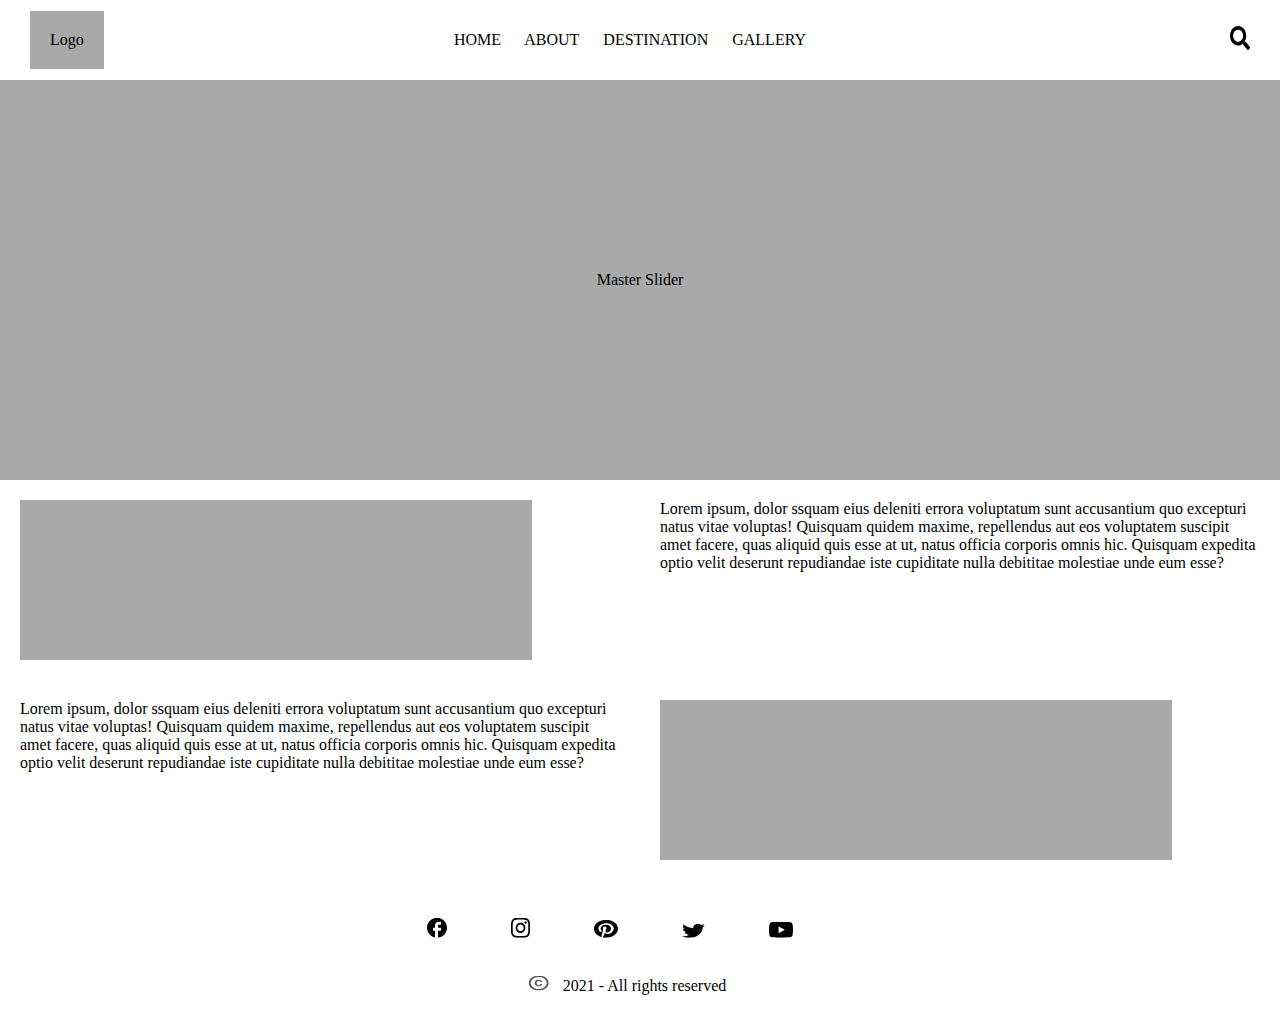
<file: assesment-day2-2/index.html>
<!DOCTYPE html>
<html lang="en">
<head>
    <meta charset="UTF-8">
    <meta name="viewport" content="width=device-width, initial-scale=1.0">
    <title>Assesement Day 2</title>
    <style>
        /* TO OVERRIDE USER AGENT STYLESHEET */
        /* EVERY NEW PROJECTS START WITH THIS */
        * {
            margin: 0;
            padding: 0;
            box-sizing: border-box;
        }

        header {
            position: relative;
            height: 80px;
        }

        header > .child1 {
            position: absolute;
            left: 0;
            top: 50%;
            transform: translateY(-50%);
            padding: 20px;
            margin-left: 30px;
            background-color: darkgray;
        }

        header > .child2 {
            position: absolute;
            left: 50%;
            top: 50%;
            transform: translateX(-50%) translateY(-50%);;
        }

        header > .child3 {
            position: absolute;
            right: 0;
            top: 50%;
            transform: translateY(-50%);
            padding-right: 30px;
        }

        #section2 {
            height: 400px;
            background-color: darkgray;
            position: relative;
        }

        #section2 > span {
            /* background-color: green; */
            position: absolute;
            top: 50%;
            left: 50%;
            /* transform: translateX(-50%) translateY(-50%); */
            transform: translate(-50%, -50%); /* Shorthand */   
        }

        #section3 {
            position: relative;
            height: 200px;
        }

        #section3 > .child1 {
            position: absolute;
            left: 0 ;
            width: 50%;
            height: 200px;
        }


        #section3 > .child2 {
            position: absolute;
            right: 0;
            width: 50%;
            height: 200px;
        }


        #section3 > .child1 > .box {
            width: 80%;
            height: 80%;
            background-color: darkgray;
            margin: 20px;   
        }

        #section3 > .child2 > p {
            margin: 20px;
        }

        #section4 {
            position: relative;
            height: 200px;
        }

        #section4 > .child2 {
            position: absolute;
            left: 0;
            width: 50%;
            height: 200px;
        }

        #section4 > .child1 {
            position: absolute;
            right: 0;
            width: 50%;
            height: 200px;
        }

        #section4 > .child1 > .box {
            width: 80%;
            height: 80%;
            background-color: darkgray;
            margin: 20px;
        }

        #section4 > .child2 > p {
            margin: 20px;
        }

        footer {
            position: relative;
            height: 150px;
        }

        footer > .display-icon {
            position: absolute;
            top: 30%;
            left: 50%;
            transform: translate(-50%, -30%);
        }
        
        footer > .display-icon > img {
            padding-right: 60px;
        }

        footer > .copyright {
            position: absolute;
            top: 50%;
            left: 50%;
            transform: translate(-50%, -50%);
            margin-top: 30px;
            padding-right: 25px;

        }
        
    </style>
</head>
<body>
    <!-- HEADER -->
    <header>
        <div class="child1">Logo</div>
        <div class="child2">
            <span style="padding-right: 20px;">HOME</span>
            <span style="padding-right: 20px;">ABOUT</span>
            <span style="padding-right: 20px;">DESTINATION</span>
            <span style="padding-right: 20px;">GALLERY</span>
        </div>
        <div class="child3">
            <img src="assets/magnifying-glass.svg" alt="Search icon">
        </div>
    </header>
    <!-- SECTION 2 -->
    <section id="section2">
        <span>Master Slider</span>
    </section>
    <!-- SECTION 3 -->
    <section id="section3">
        <div class="child1">
            <div class="box"></div>
        </div>
        <div class="child2">
            <p>
                Lorem ipsum, dolor ssquam eius deleniti errora voluptatum sunt accusantium quo excepturi natus vitae voluptas! Quisquam quidem maxime, repellendus aut eos voluptatem suscipit amet facere, quas aliquid quis esse at ut, natus officia corporis omnis hic. Quisquam expedita optio velit deserunt repudiandae iste cupiditate nulla debititae molestiae unde eum esse?
            </p>
        </div>
    </section>
    <!-- SECTION 4 -->
    <section id="section4">
        <div class="child2">
            <p>
                Lorem ipsum, dolor ssquam eius deleniti errora voluptatum sunt accusantium quo excepturi natus vitae voluptas! Quisquam quidem maxime, repellendus aut eos voluptatem suscipit amet facere, quas aliquid quis esse at ut, natus officia corporis omnis hic. Quisquam expedita optio velit deserunt repudiandae iste cupiditate nulla debititae molestiae unde eum esse?
            </p>
        </div>
        <div class="child1">
            <div class="box"></div>
        </div>
    </section>
    <!-- FOOTER -->
    <footer>
      <div class="display-icon">
        <img src="assets/facebook-icon.svg" alt="facebook">
        <img src="assets/instagram-icon.svg" alt="instagram">
        <img src="assets/pinterest-icon.svg" alt="pinterest">
        <img src="assets/twitter-icon.svg" alt="twitter">
        <img src="assets/youtube-icon.svg" alt="youtube">
      </div>
      <div class="copyright">
        <img src="assets/copyright-logo.svg" alt="copyright">
        <span style="padding-left: 10px;">2021 - All rights reserved</span>
      </div>
    </footer>
</body>
</html>
</file>
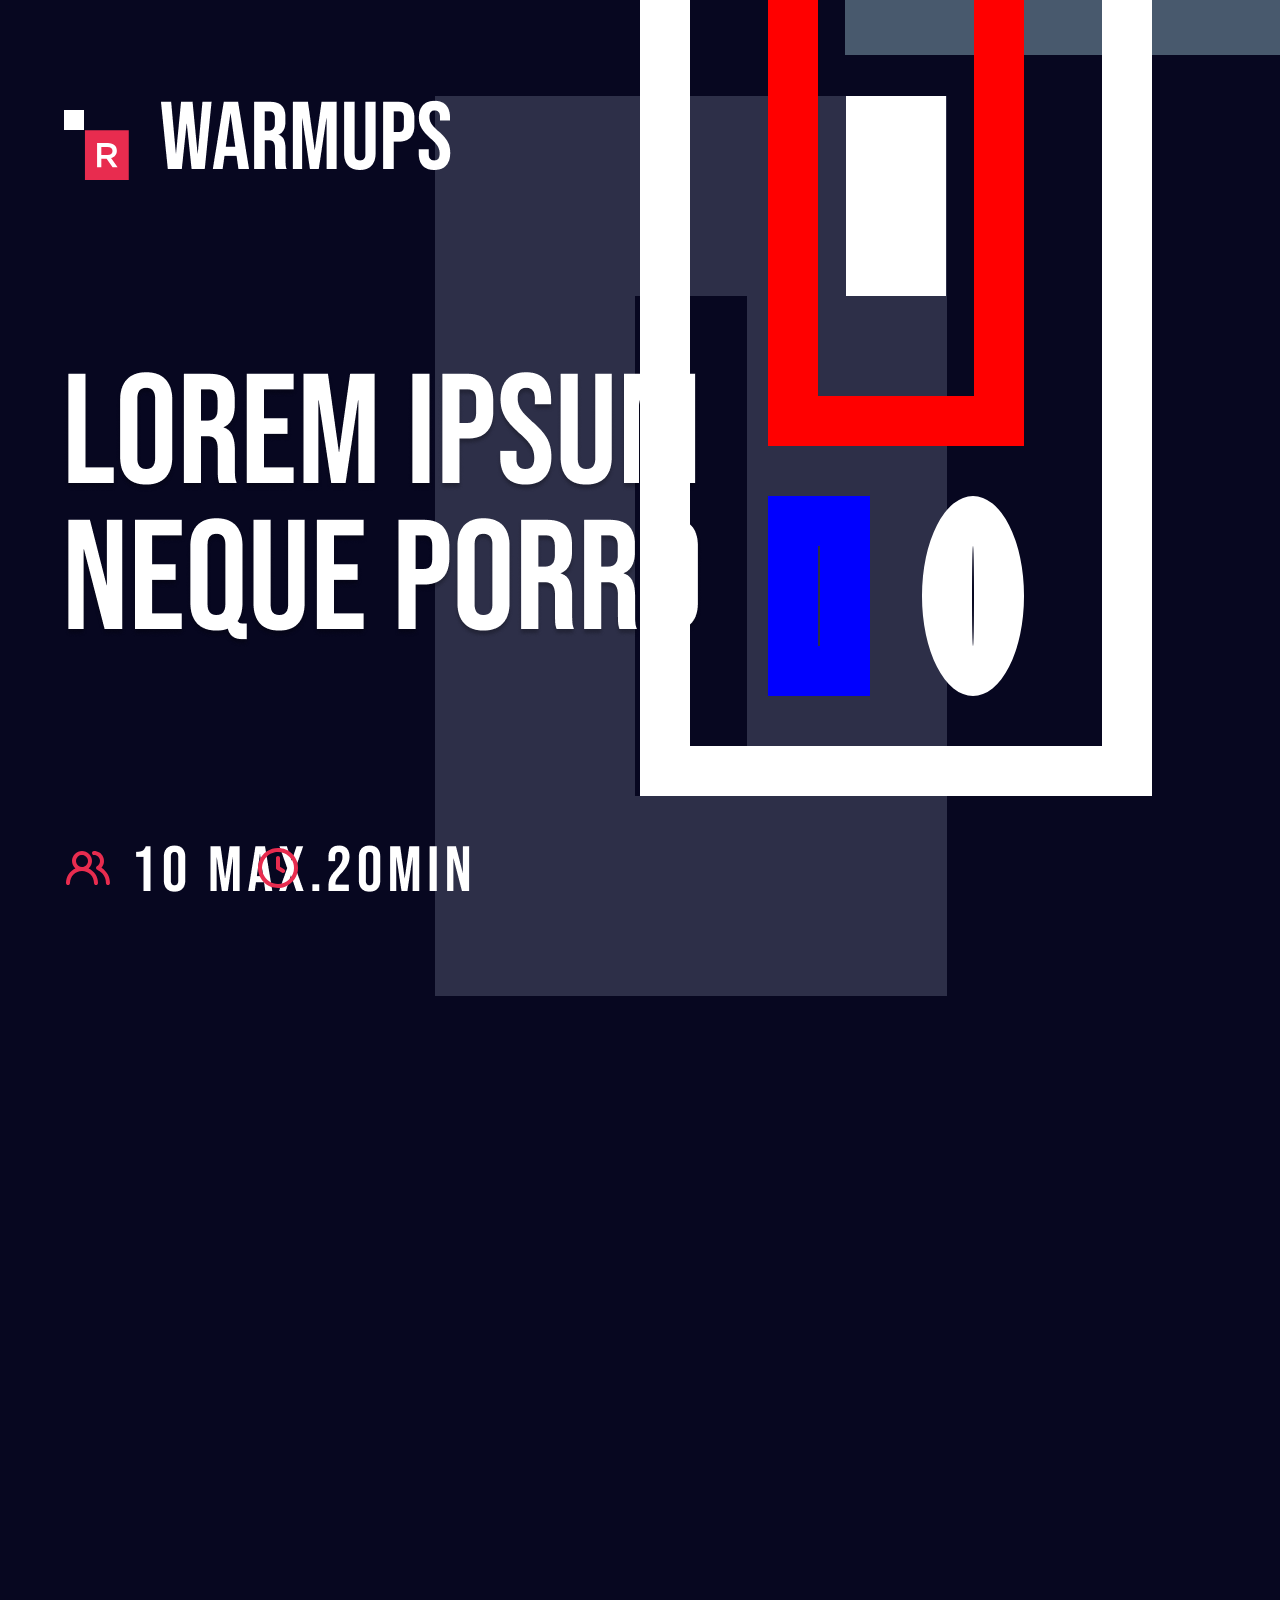
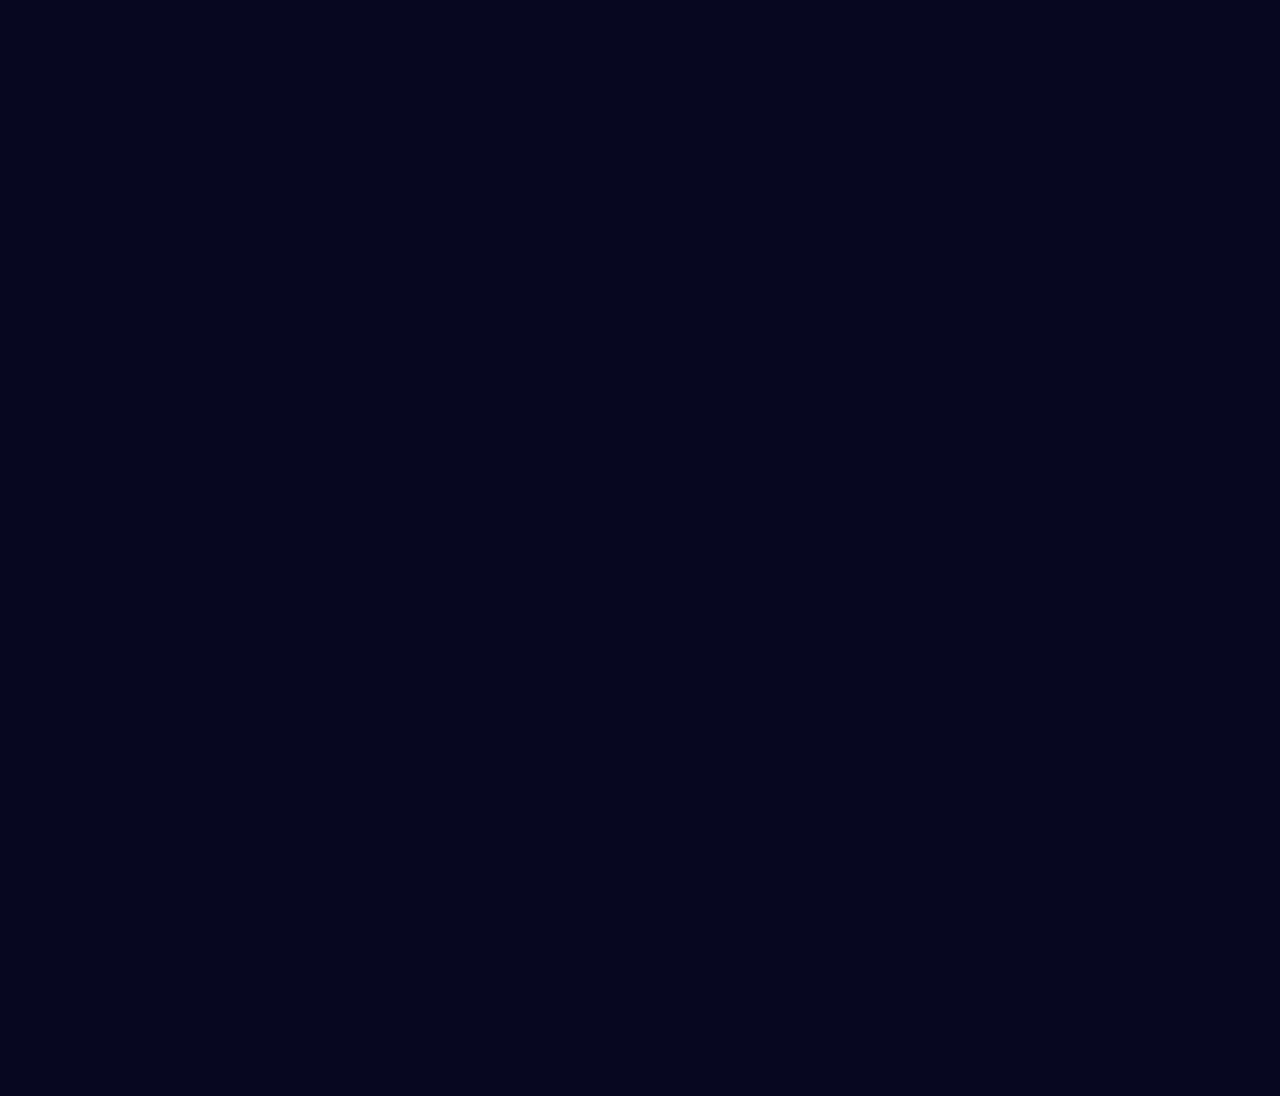
<file: assesment-day3-1/index.html>
<!DOCTYPE html>
<html lang="en">
<head>
    <meta charset="UTF-8">
    <meta name="viewport" content="width=device-width, initial-scale=1.0">
    <title>Assesment Day3 No.1</title>
    <style>
        * {
            margin: 0;
            padding: 0;
            box-sizing: border-box;
        }
        body {
            background-color: rgb(7, 7, 32);
            color: white;
        }
        #section1 {
            position: relative;
            top: 100px;
            left: 5%;
            height: 100%;
            width: 50%;
            z-index: 1;
        }

        #section1 > .section-a {
            position: relative;
            height: 80px;
        }
         #section1 > .section-a > .white-logo {
            width: 20px;
            height: 20px;
            background-color: white;
            position: absolute;
            top: 10px;
        }
        #section1 > .section-a > .r-logo {
            position: absolute;
            width: 50px;
            height: 50px;
            left: 18px;
            top: 30px;
        }

        #section1 > .section-b {
            position: relative;
            margin-top: 30%;
        }
        
        #section1 > .section-c {
            position: relative;
            margin-top: 30%;
        }
        #section1 > .section-c > .user {
            width: 50%;
        }

        #section1 > .section-c > .time {
            position: absolute;
            top: 0;
            left: 30%;
            width: 50%;
            
        }
        #section2 {
            position: relative;
            bottom: 1000px;
            left: 50%;
            width: 40%;
            height: 1000px;
            z-index: 1;
        }

        #section2 > .white-box {
            position: absolute;
            border: 50px solid white;
            height: 100%;
            width: 100%;
        }

        #section2 > .box1 {
            position: absolute;
            border: 50px solid red;
            top:  15%;
            left: 50%;
            transform: translateX(-50%);
            width: 50%;
            height: 50%;
        }

        #section2 > .box1 > .box1a {
            position: absolute;
            border: 50px solid white;
            top: 50%;
            left: 50%;
            transform: translate(-50%, -50%);
            width: 50%;
            height: 50%;
        }

        #section2 > .box2 {
            position: absolute;
            border: 50px solid blue;
            top: 70%;
            left: 25%;
            width: 20%;
            height: 20%;
        }

        #section2 > .box3 {
            position: absolute;
            border: 50px solid white;
            border-radius: 50%;
            top: 70%;
            left: 55%;
            width: 20%;
            height: 20%;
        }

        #section3 {
            position: relative;
            bottom: 2200px;
            height: 100vh;
            width: 100%;
            z-index: 0;
        }

        #section3 > .rectangle1 {
            position: absolute;
            left: 66%;
            bottom: 49%;
            border: 200px solid #48596D;
            width: 50%;
            height: 100%;
            z-index: 1;
        }

        #section3 > .rectangle2 {
            position: absolute;
            left: 34%;
            top: 500px;
            border: 200px solid #2D2F48;
            width: 40%;
            height: 100%;
            z-index: 0;
        }
    </style>
</head>
<body>
    <!-- section 1 -->
    <section id="section1">
        <div class="section-a">
            <div class="white-logo"></div>
            <img class=r-logo src="assets/R-logo.svg" alt="R-logo">
            <img style="padding-left:15%;" src="assets/WarmUps.png" alt="WarmUps">
        </div>
        <div class="section-b">
            <img src="assets/Nome do arquivo.png" alt="text">
        </div>
        <div class="section-c">
            <div class="user">
                <img style="padding-right: 20px;" src="assets/u_users-alt.svg" alt="user">
                <img src="assets/10 mAx..png" alt="10-max">
            </div>
            <div class="time">
                <img  style="padding-right: 20px;" src="assets/u_clock.svg" alt="time">
                <img src="assets/20min.png" alt="20-min">
            </div>
        </div>
    </section>
    <!-- section 2 -->
    <section id="section2">
        <div class="white-box"></div>
            <div class="box1">
                <div class="box1a"></div>
            </div>
            <div class="box2"></div>
            <div class="box3"></div>
    </section>
    <!-- section 3 -->
    <section id="section3">
            <div class="rectangle1"></div>
            <div class="rectangle2"></div>
    </section>
</body>
</html>
</file>
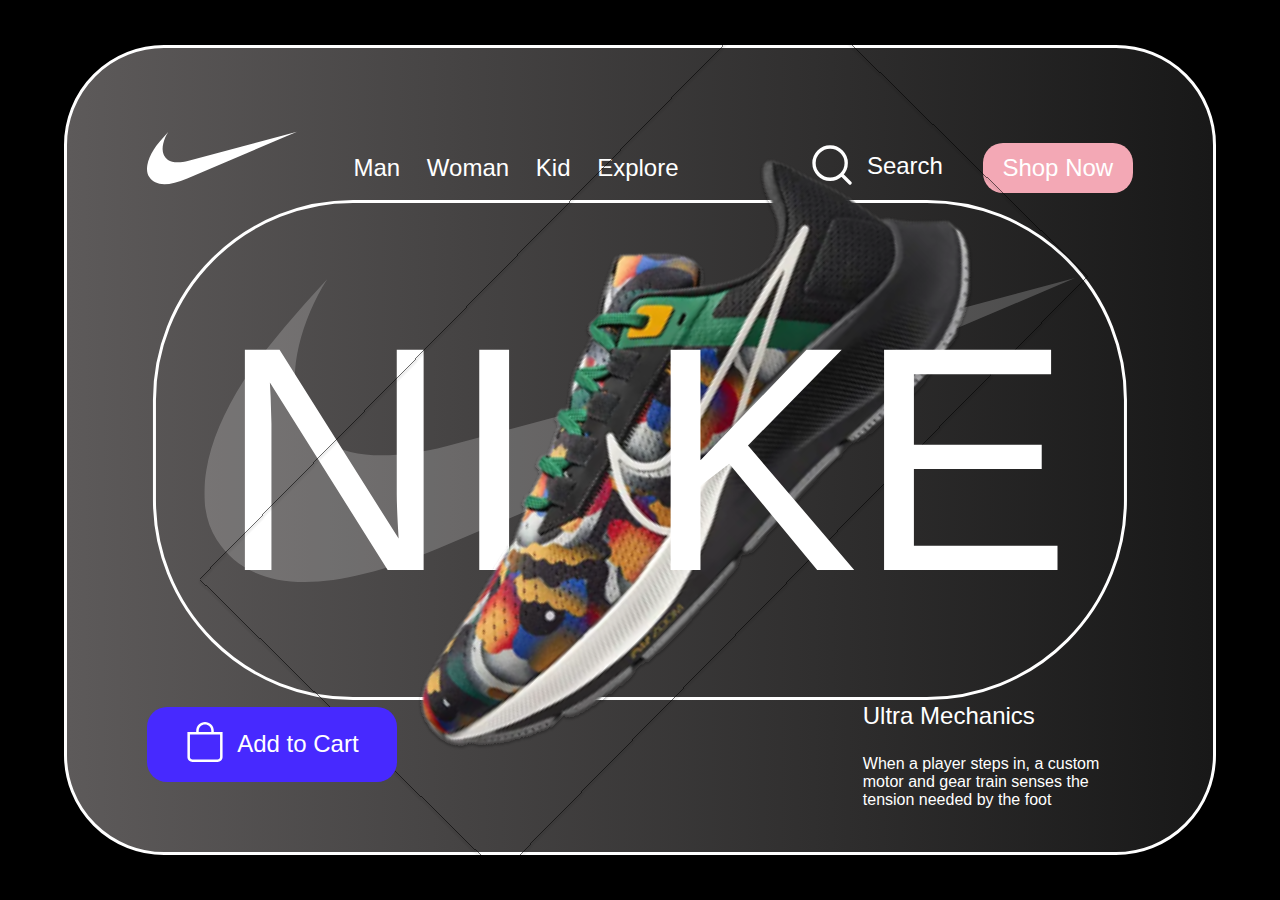
<file: assesment-day3-2/index.html>
<!DOCTYPE html>
<html lang="en">
<head>
    <meta charset="UTF-8">
    <meta name="viewport" content="width=device-width, initial-scale=1.0">
    <title>Assesement-Day3-2</title>
    <style>
        * {
            margin: 0;
            padding: 0;
            box-sizing: border-box;
        }

        html , body {
            background-color: black;
            height: 100%;
            overflow: hidden;
            font-family:Arial, Helvetica, sans-serif;
        }

        #section1 {
            position: relative;
            top: 5%;
            width: 90%;
            height: 90%;
            border: 3px solid white;
            border-radius: 100px;
            margin: auto;
            background: linear-gradient(90deg, rgb(93, 90, 90), rgb(24, 24, 24))
        }

        #section1 > .nav-bar {
            position: absolute;
            top: 20px;
            width: 100%;
            height: 200px;
            font-size: 1.5em;
            color: white;
        }

        #section1 > .nav-bar > .logo {
            position: absolute;
            top: 20%;
            left: 7%;
        }

        #section1 > .nav-bar > .nav {
            position: absolute;
            left: 25%;
            top: 50%;
            transform: translateY(-50%);
        }

        #section1 > .nav-bar > .nav > span {
            margin-right: 20px;
        }

        #section1 > .nav-bar > .search {
            position: absolute;
            left: 65%;
            top: 50%;
            transform: translateY(-50%);
        }

        #section1 > .nav-bar > .search > span {
            position: absolute;
            top: 15%;
            margin-left: 15px;
        }

        #section1 > .nav-bar > .shop {
            position: absolute;
            right: 7%;
            top: 50%;
            transform: translateY(-50%);
            width: 150px;
            height: 50px;
            background-color: rgb(243, 168, 181);
            border-radius: 20px;
        }

        #section1 > .nav-bar > .shop > span {
            position: absolute;
            text-align: center;
            width: 150px;
            left: 50%;
            top: 50%;
            transform: translate(-50%, -50%);
        }
        #section1 > .mid {
            position: absolute;
            left: 50%;
            top: 50%;
            transform: translate(-50%, -50%);
            border: 3px solid white;
            border-radius: 200px;
            width: 85%;
            height: 500px;
        }

        #section1 > .mid > .logo-mid {
            position: absolute;
            left: 50%;
            top: 50%;
            transform: translate(-50%, -50%);
            width: 90%;
            height: 500px;
        }

        #section1 > .mid > .logo-mid > img {
            position: absolute;
            padding-top: 10px;
        }

        #section1 > .mid > .logo-mid > span {
            position: absolute;
            text-align: center;
            top: 30%;
            transform: translateY(-30%);
            width: 100%;
            height: 50%;
            color: white; 
            font-size: 20em;
        }

        #section1 > .mid > .logo-mid > .NI {
            position: absolute;
            right: 30%;
            z-index: 1;
        }

        #section1 > .mid > .logo-mid > .KE {
            position: absolute;
            left: 25%;
            z-index: 3;
        }

        #section1 > .mid >.logo-mid > .shoes {
            position: absolute;
            width: 100%;
            height: 100%;
            z-index: 2;
        }

        #section1 > .footer {
            position: absolute;
            bottom: 20px;
            color: white;
            width: 100%;
            height: 200px;
        }

        #section1 > .footer > .cart {
            background-color: #4729FF;
            position: absolute;
            top: 60%;
            left: 7%;
            transform: translateY(-60%);
            width: 250px;
            height: 75px;
            border-radius: 20px;
        }

        #section1 > .footer > .cart > img {
            position: absolute;
            top: 20%;
            left: 15%;
        }

        #section1 > .footer > .cart > span {
            position: absolute; 
            top: 30%;
            left: 90%;
            transform: translateX(-90%);
            width: 150px;
        }

        #section1 > .footer > .info {
            position: absolute;
            right: 7%;
            top: 90%;
            transform: translateY(-90%);
            width: 270px;
            height: 150px;
        }
    </style>
</head>
<body>
    <!-- section 1 -->
    <section id="section1">
        <div class="nav-bar">
            <div class="logo">
                <img style="width: 150px; height: 100px;" src="assets/nike-logo.svg" alt="nike-logo">
            </div>
            <div class="nav">
                <span>Man</span>
                <span>Woman</span>
                <span>Kid</span>
                <span>Explore</span>
            </div>
            <div class="search">
                <img style="width: 40px; height: 40px;" src="assets/search-logo.svg" alt="search">
                <span>Search</span>
            </div>
            <div class="shop">
                <span>Shop Now</span>
            </div>
        </div>
        <div class="mid">
            <div class="logo-mid">
                <img style="width: 100%; height: 90%;" src="assets/nike-logo-big.svg" alt="nike-logo-big">
                <span class="NI">NI</span>
                <span class="KE">KE</span>
                <div class="shoes">
                    <img style="position:absolute; right: 65%; bottom: 45%; transform: translate(65%, 45%); height:900px;" src="assets/shoes.svg" alt="shoes">
                </div>
            </div>
        </div>
        <div class="footer">
            <div class="cart">
              <img style="width: 40px; height: 40px;" src="assets/cart.svg" alt="cart">
              <span style="padding-left: px; font-size: 1.5em;">Add to Cart</span>  
            </div>
            <div class="info">
                <p style="font-size: 1.5em; padding-top: 25px">Ultra Mechanics</p>
                <p style="font-size: 1em; margin-top: 25px;">When a player steps in, 
                    a custom motor and gear train 
                   senses the tension needed by the foot</p>
            </div>
        </div>    
    </section>
</body>
</html>
</file>
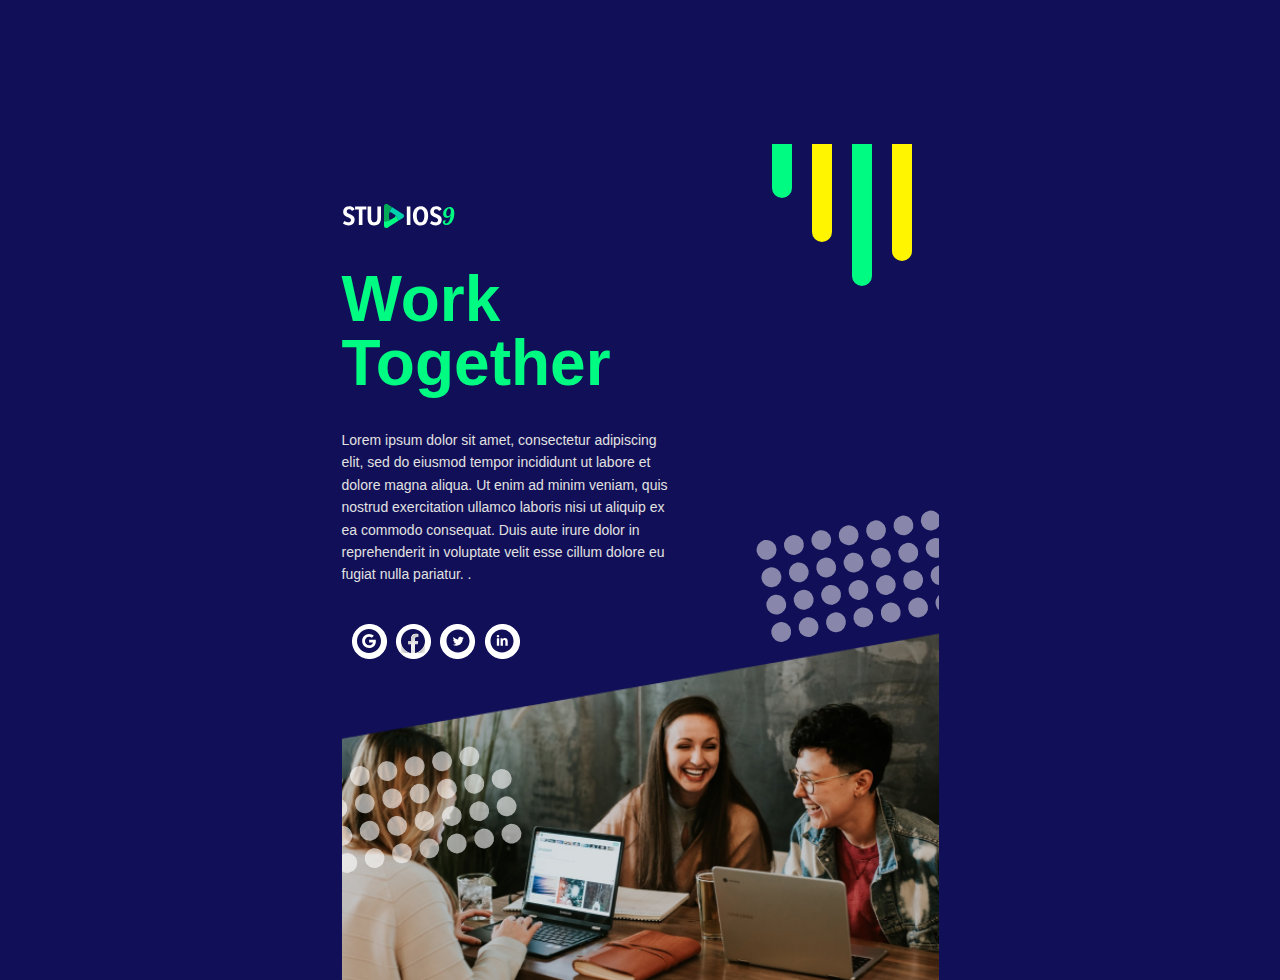
<file: assesment-day3-3/index.html>
<!DOCTYPE html>
<html lang="en">
<head>
    <meta charset="UTF-8">
    <meta name="viewport" content="width=device-width, initial-scale=1.0">
    <title>Assesment Day3 No.3</title>
    <style>
         * {
            margin: 0;
            padding: 0;
            box-sizing: border-box;
        }

        body {
            background-color: #110f57;
            font-family:Arial, Helvetica, sans-serif;
            margin-top: 200px;
        }

        section {
            position: relative;
            max-width: 597px;  
            margin: auto;
        }

        section#section1 > #text {
            margin-top: 40px;
        }

        section#section1 > #text > img {
            width: 113px;
            height: 33px;
        }

        section#section1 > #social-media {
            position: absolute;
            left: 10px;
        }

        section#section1 > #social-media > a {
            position: absolute;
            padding-left: 5.5px;
            padding-top: 5px;
        }

        section#section1 > #social-media > img {
            margin-right: 5px;
        }

        section#section1 > #line {
            position: absolute;
            bottom: 300px;
            left: 430px;
            width: 150px;
            height: 150px;
        }

        section#section1 > #line > img.line-1 {
            position: absolute;
        }

        section#section1 > #line > img.line-2 {
            position: absolute;
            left: 40px;
        }

        section#section1 > #line > img.line-3 {
            position: absolute;
            left: 80px;
        }

        section#section1 > #line > img.line-4 {
            position: absolute;
            left: 120px;
        }

        section#circle > div > img {
            z-index: 2;
        }

        section#circle > div > .one {
            position: absolute;
            top: 120px;
        }

        section#circle > div > .two {
            position: absolute;
            right: 0px;
            top: -115px;
        }

        section#footer > div {
            position: absolute;
            height: 356px;
            width: 597px;
            background-image: url(assets/people-picture.png);
            background-size: cover;
            background-position: center;
        }
    </style>
</head>
<body>
    <section id="section1">
        <div id="text">
            <img style="margin-bottom: 30px;" src="assets/studios9.svg" alt="logo">
            <h1 style="margin-bottom: 30px; color: #00FB82; text-align: left; width: 413px; height: 132px; 
             font-size: 64px; font-weight: 800; line-height: 1;">Work Together</h1>
            <p style="margin-bottom: 30px; color: #E2E2E2; text-align: left; width: 329px; height: 165px;
              font-size: 14px; line-height: 1.6em;">
           Lorem ipsum dolor sit amet, consectetur adipiscing elit, sed do eiusmod tempor incididunt ut labore et dolore magna aliqua. Ut enim ad minim veniam, quis nostrud exercitation ullamco laboris nisi ut aliquip ex ea commodo consequat. Duis aute irure dolor in reprehenderit in voluptate velit esse cillum dolore eu fugiat nulla pariatur. .</p>
        </div>
        <div id="social-media">
            <a href="#">
                <img src="assets/akar-icons_google-contained-fill.svg" alt="google">
            </a>
                <img src="assets/circle-socialmedia.png" alt="circle">
            <a href="#">
                <img src="assets/akar-icons_facebook-fill.svg" alt="google">
            </a>
                <img src="assets/circle-socialmedia.png" alt="circle">
            <a href="#">
                <img src="assets/entypo-social_twitter-with-circle.svg" alt="google">
            </a>
                <img src="assets/circle-socialmedia.png" alt="circle">
            <a href="#">
                <img src="assets/entypo-social_linkedin-with-circle.svg" alt="google">
            </a>
                <img src="assets/circle-socialmedia.png" alt="circle">
        </div>
        <div id="line">
            <img class="line-1" src="assets/Line 1.svg" alt="line1">
            <img class="line-2" src="assets/Line 2.svg" alt="line2">
            <img class="line-3" src="assets/Line 3.svg" alt="line3">
            <img class="line-4" src="assets/Line 4.svg" alt="line4">
        </div>
    </section>
    <section id="circle">
        <div>
            <img class="one" src="assets/Group 1.svg" alt="circle">
            <img class="two" src="assets/Group 2.svg" alt="circle">
        </div>
    </section>
    <section id="footer">
        <div></div>
    </section>
</body>
</html>
</file>
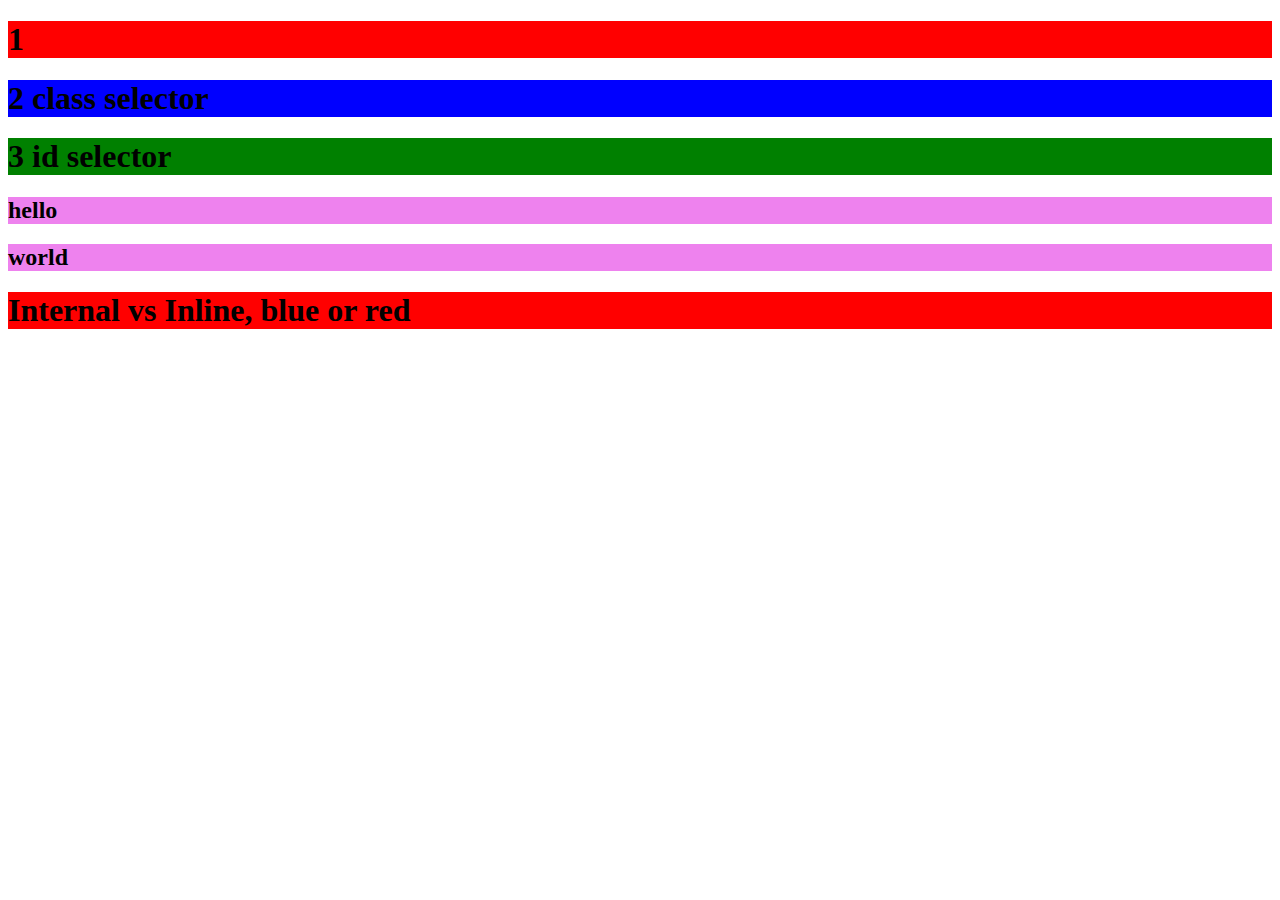
<file: assesment-day2-2/notes-about-css.html>
<!DOCTYPE html>
<html lang="en">
<head>
    <meta charset="UTF-8">
    <meta name="viewport" content="width=device-width, initial-scale=1.0">
    <title>Document</title>
    <!-- internal CSS -->
    <style>
        /* this is CSS*/
        /* class selector, starts by dot (.) */
        .box {
            background-color: blue;
        }

        /* id selector, starts by hashtag (#) */
        #box {
            background-color: green;
        }

        /* element selector */
        h2 {
            background-color: violet;
        }
    </style>
</head>
<body>
    <!-- this is comment, ctrl + /, cmd + / -->
    <!-- inline CSS -->
    <div style="background-color: red;">
        <h1>1</h1>
    </div>
    <!-- internal CSS, written in the head -->
    <div class="box">
        <h1>2 class selector</h1>
    </div>
    <div id="box">
        <h1>3 id selector</h1>
    </div>
    <div>
        <h2>hello</h2>        
        <h2>world</h2>        
    </div>
    <!-- internal vs inline -->
    <div class="box" style="background-color: red;">
        <h1>Internal vs Inline, blue or red</h1>
    </div>
</body>
</html>
</file>
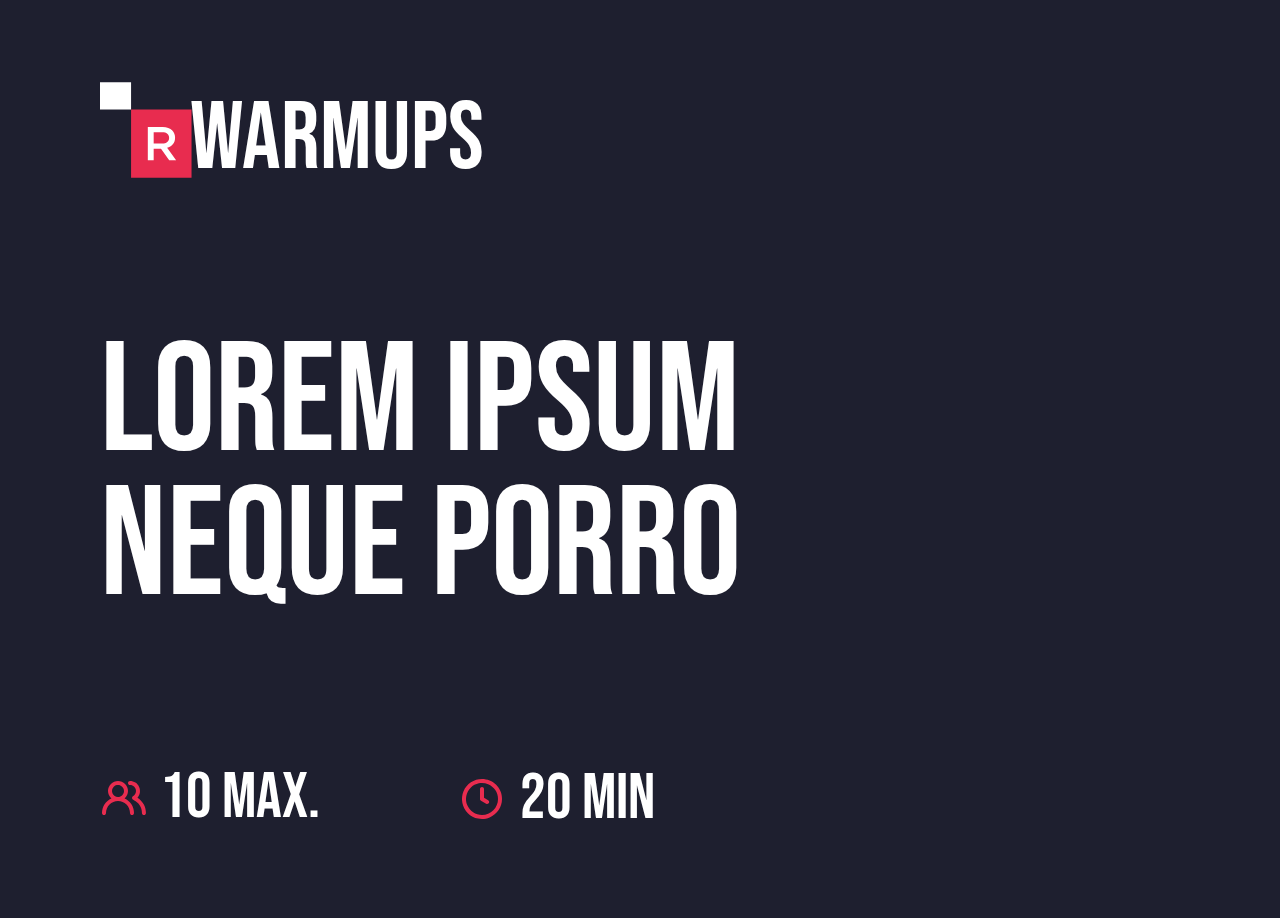
<file: assesment-day3-1/redo.html>
<!DOCTYPE html>
<html lang="en">
<head>
    <meta charset="UTF-8">
    <meta name="viewport" content="width= , initial-scale=1.0">
    <title>Assesment Day 3 No1 (redo) </title>
    <link rel="preconnect" href="https://fonts.googleapis.com">
    <link rel="preconnect" href="https://fonts.gstatic.com" crossorigin>
    <link href="https://fonts.googleapis.com/css2?family=Bebas+Neue&display=swap" rel="stylesheet">
    <link rel="stylesheet" href="style.css">
</head>
<body>
    <section>
        <div id="left">
            <div id="top">
                <img src="assets/logo.svg" alt="logo">
                <h1>WARMUPS</h1>
            </div>
            <div id="mid">
                <h2>LOREM IPSUM NEQUE PORRO</h2>
            </div>
            <div id="bottom">
                <div class="one">
                    <img style="width: 48px; height: 48px;" src="assets/u_users-alt.svg" alt="users">
                    <p>10 MAX.</p>
                </div>
                <div class="two">
                    <img style="width: 48px; height: 48px;" src="assets/u_clock.svg" alt="clock">
                    <p>20 MIN</p>
                </div>
            </div>
        </div>
    </section>
</body>
</html>
</file>
<file: assesment-day3-1/style.css>
* {
    margin: 0;
    padding: 0;
    box-sizing: border-box;
}

body {
    height: 100vh;
    width: 100vw;
    display: flex;
    flex-direction: row;
    justify-content: center;
    align-items: center;
    background-color: #A1A1A1;
}

section  {
    position: relative;
    width: 1611px;
    height: 936px;
    background-color: #1E1F2F;
    font-family: "Bebas Neue", sans-serif;
    color: white;
}

section > div#left  {
    width: 800px;
    height: 750px;
    margin: 100px 30px 100px 100px;
}

section > div#left > div#top {
    width: 470px;
    height: 96px;
}

section > div#left > div#top > img {
    width: 91.54px;
    height: 96px;
}

section > div#left > div#top > h1 {
    position: absolute;
    top: 100px;
    left: 190px;
    width: 331px;
    height: 96px;
    font-size: 96px;
    font-weight: 500;
}

section > div#left > div#mid > h2 {
    position: absolute;
    top: 350px;
    width: 800px;
    height: 280px;
    font-size: 156px;
    font-weight: 100;
    line-height: 9rem;
}

section > div#left > div#bottom {
    position: absolute;
    bottom: 80px;
    width: 624px;
    height: 64px;
}

section > div#left > div#bottom > div.one {
    position: absolute;
    width: 264px;
    height: 48px;
}

section > div#left > div#bottom > div.two {
    position: absolute;
    left: 360px;
    bottom: 15px;
    width: 264px;
    height: 48px;
}

section > div#left > div#bottom > div > p {
    position: absolute;
    left: 60px;
    top: -15px;
    width: 196px;
    height: 70px;
    font-size: 64px;
    font-weight: 500;
}
</file>
